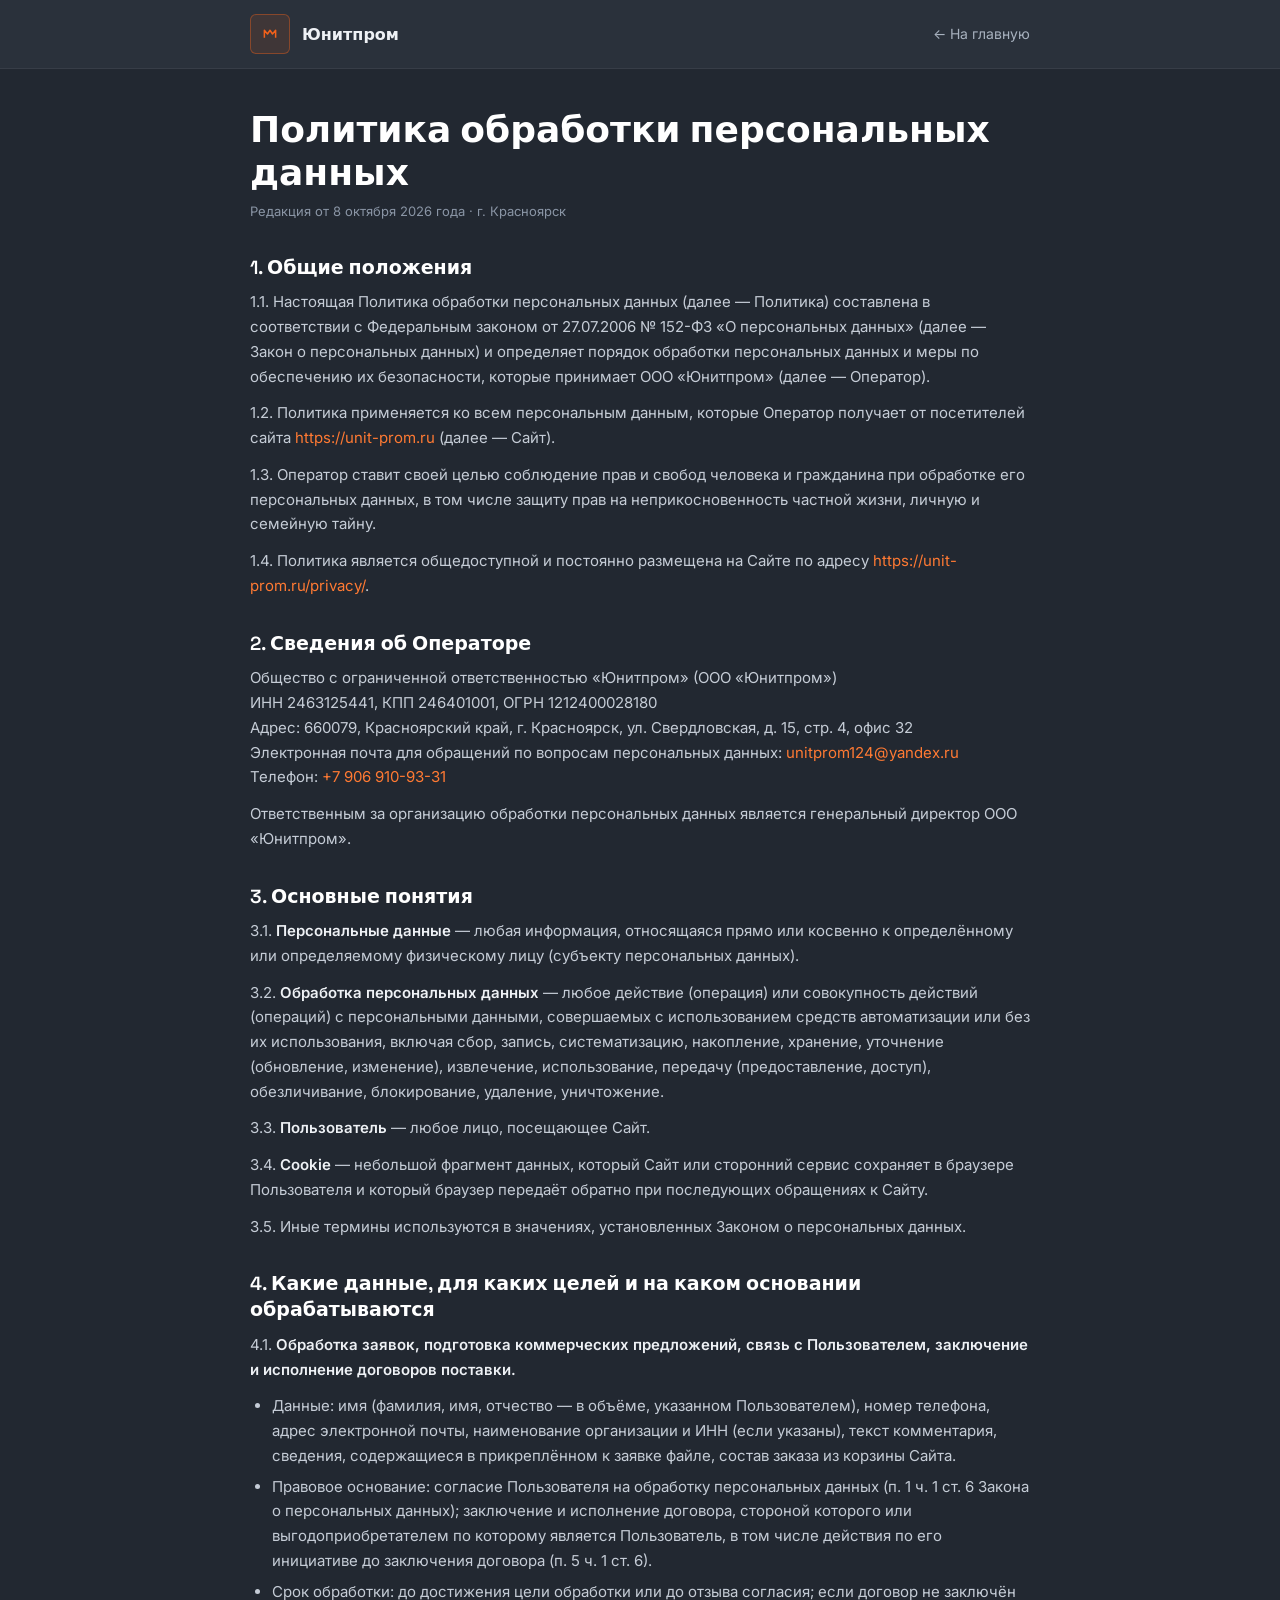
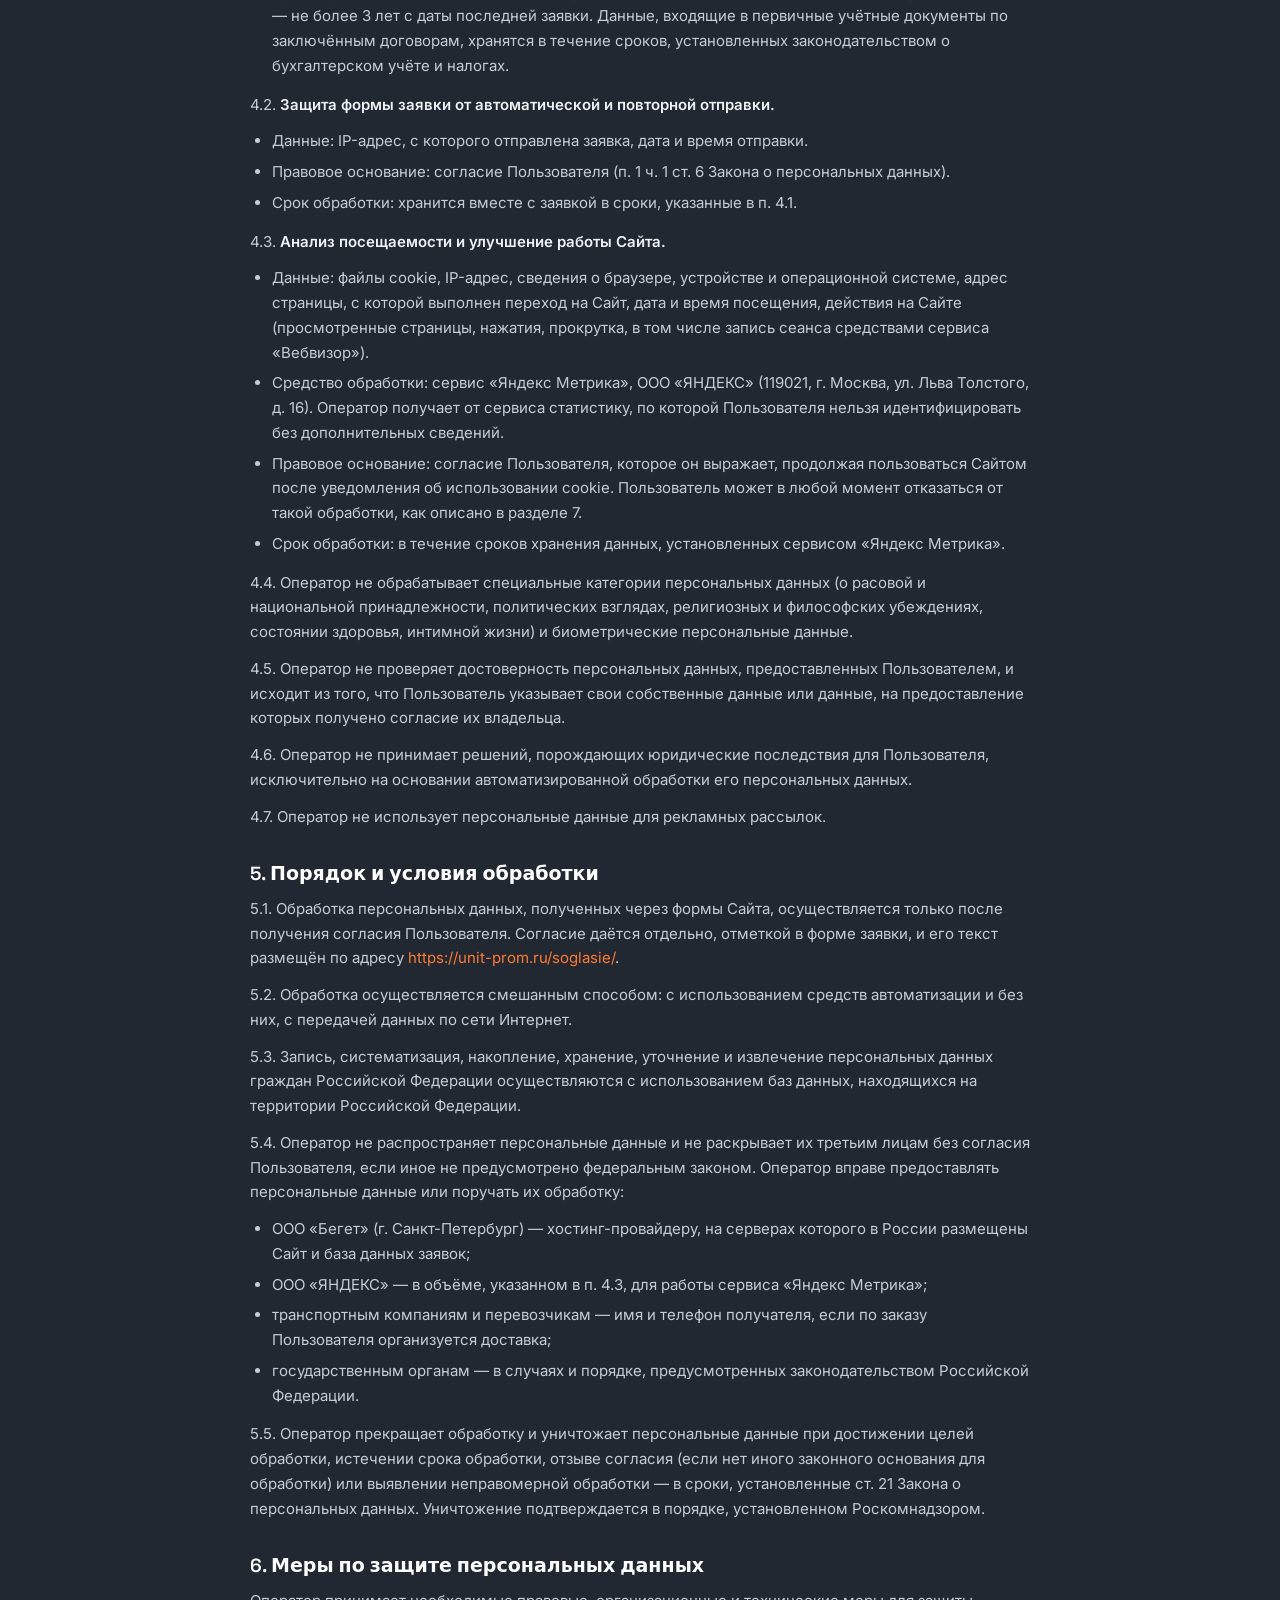
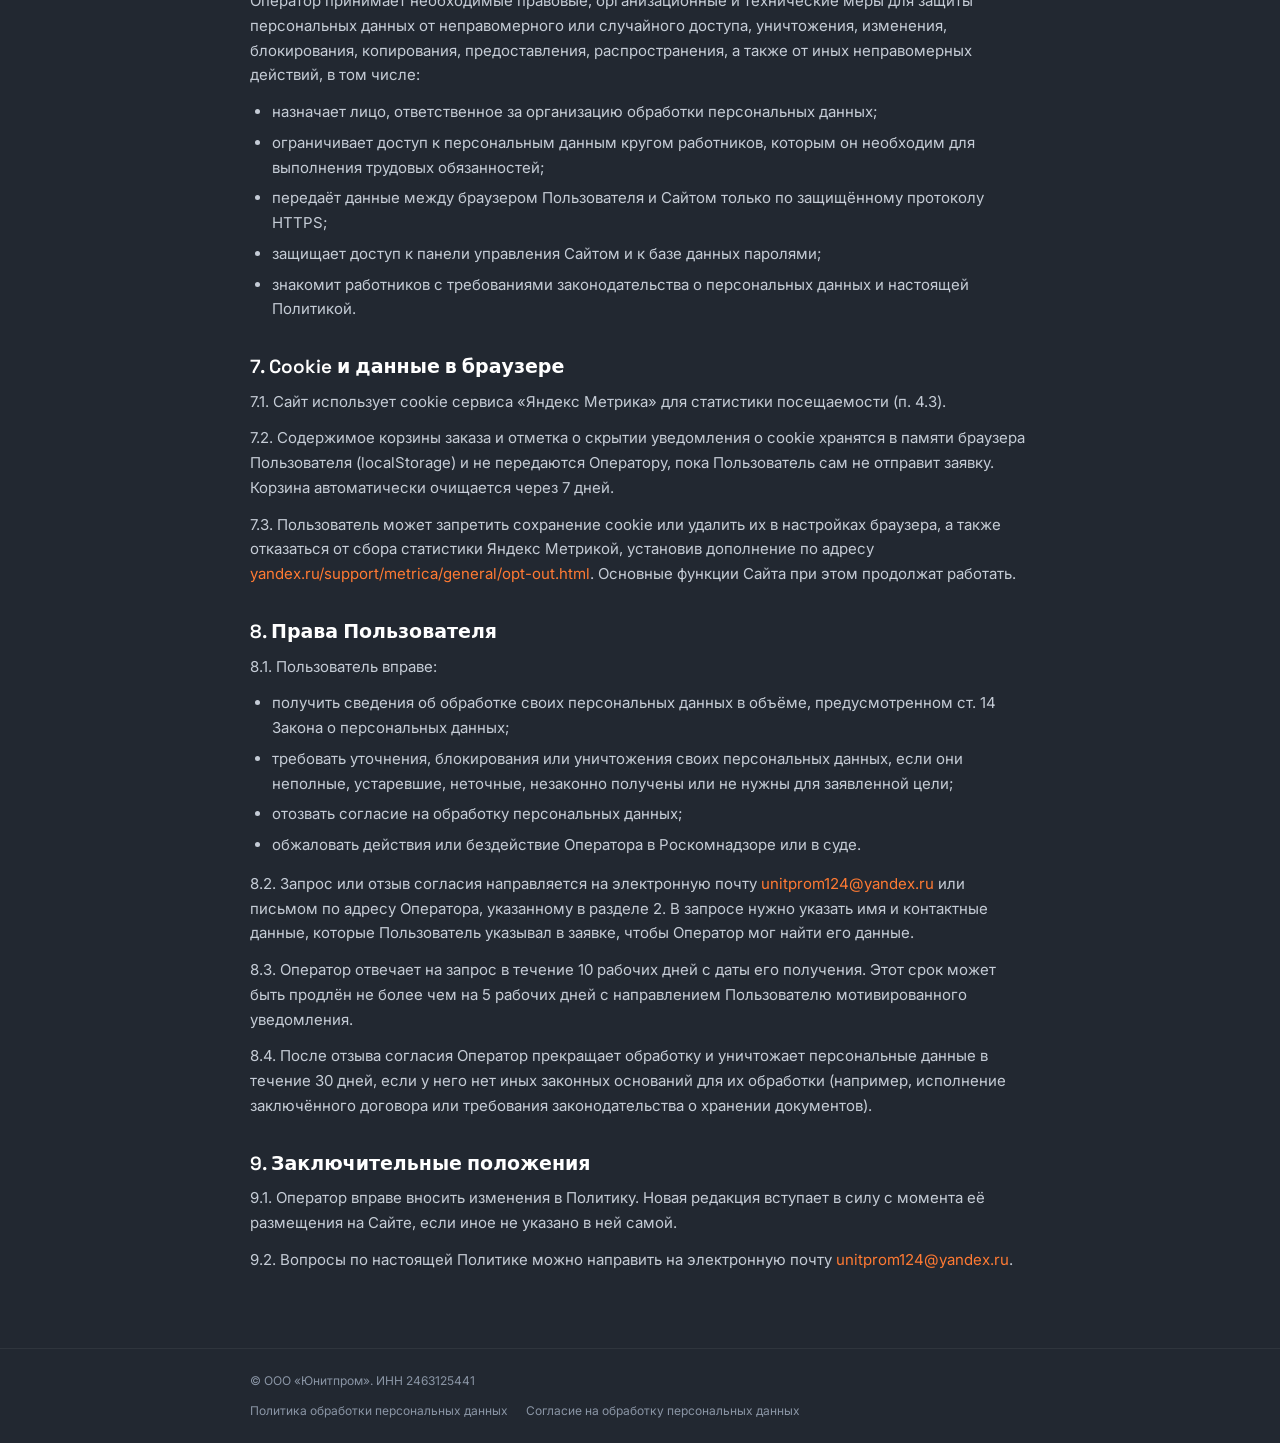
<file: frontend-full-source/public/privacy/index.html>
<!doctype html>
<html lang="ru">
  <head>
    <meta charset="UTF-8" />
    <meta name="viewport" content="width=device-width, initial-scale=1.0" />
    <title>Политика обработки персональных данных — Юнитпром</title>
    <meta name="description" content="Политика ООО «Юнитпром» в отношении обработки персональных данных посетителей сайта unit-prom.ru." />
    <link rel="canonical" href="https://unit-prom.ru/privacy/" />
    <link rel="icon" href="/favicon.ico" sizes="48x48" />
    <link rel="icon" type="image/svg+xml" href="/favicon.svg" />
    <link rel="apple-touch-icon" href="/apple-touch-icon.png" />
    <link rel="preconnect" href="https://fonts.googleapis.com" />
    <link rel="preconnect" href="https://fonts.gstatic.com" crossorigin />
    <link href="https://fonts.googleapis.com/css2?family=Inter:wght@400;500;600;700&family=Space+Grotesk:wght@500;600;700&display=swap" rel="stylesheet" />
    <style>
      :root { color-scheme: dark; }
      * { box-sizing: border-box; }
      body { margin: 0; background: #222831; color: #C5CCD6; font: 15px/1.65 Inter, system-ui, sans-serif; }
      a { color: #FF7A33; text-decoration: none; }
      a:hover { text-decoration: underline; }
      .bar { border-bottom: 1px solid rgba(255,255,255,.06); background: #2A313B; }
      .wrap { max-width: 820px; margin: 0 auto; padding: 0 20px; }
      .bar .wrap { display: flex; align-items: center; justify-content: space-between; gap: 16px; padding-top: 14px; padding-bottom: 14px; }
      .logo { display: flex; align-items: center; gap: 12px; color: #fff; text-decoration: none !important; }
      .logo i { display: grid; place-items: center; width: 40px; height: 40px; border-radius: 6px; background: rgba(242,97,27,.1); box-shadow: inset 0 0 0 1px rgba(242,97,27,.4); }
      .logo b { font: 600 16px 'Space Grotesk', system-ui, sans-serif; }
      .back { font-size: 14px; color: #A8B2BF; }
      main { padding: 40px 0 64px; }
      h1 { margin: 0 0 6px; color: #fff; font: 600 clamp(26px, 4vw, 36px)/1.2 'Space Grotesk', system-ui, sans-serif; }
      h2 { margin: 32px 0 10px; color: #fff; font: 600 19px/1.35 'Space Grotesk', system-ui, sans-serif; }
      .meta { margin: 0 0 28px; color: #8A95A5; font-size: 13px; }
      p { margin: 0 0 12px; }
      ul { margin: 0 0 14px; padding-left: 22px; }
      li { margin-bottom: 6px; }
      b { color: #EEF1F5; font-weight: 600; }
      footer { border-top: 1px solid rgba(255,255,255,.06); padding: 22px 0; color: #8A95A5; font-size: 12px; }
      footer .wrap { display: flex; flex-wrap: wrap; justify-content: space-between; gap: 10px; }
      footer a { color: #8A95A5; margin-left: 18px; }
      footer a:first-child { margin-left: 0; }
    </style>
    <!-- Яндекс.Метрика -->
    <script type="text/javascript">
      (function(m,e,t,r,i,k,a){m[i]=m[i]||function(){(m[i].a=m[i].a||[]).push(arguments)};
      m[i].l=1*new Date();
      for(var j=0;j<document.scripts.length;j++){if(document.scripts[j].src===r){return;}}
      k=e.createElement(t),a=e.getElementsByTagName(t)[0],k.async=1,k.src=r,a.parentNode.insertBefore(k,a)})
      (window,document,"script","https://mc.yandex.ru/metrika/tag.js","ym");
      ym(110300397,"init",{clickmap:true,trackLinks:true,accurateTrackBounce:true,webvisor:true});
    </script>
    <!-- /Яндекс.Метрика -->
  </head>
  <body>
    <noscript><div><img src="https://mc.yandex.ru/watch/110300397" style="position:absolute;left:-9999px;" alt="" /></div></noscript>
    <header class="bar">
      <div class="wrap">
        <a class="logo" href="/">
          <i><svg viewBox="0 0 32 32" width="20" height="20" fill="none"><path d="M7 22V10l5 6 4-6 4 6 5-6v12" stroke="#F2611B" stroke-width="2.4" stroke-linejoin="round"/></svg></i>
          <b>Юнитпром</b>
        </a>
        <a class="back" href="/">← На главную</a>
      </div>
    </header>
    <main>
      <div class="wrap">
        <h1>Политика обработки персональных данных</h1>
        <p class="meta">Редакция от 8 октября 2026 года · г. Красноярск</p>

        <h2>1. Общие положения</h2>
        <p>1.1. Настоящая Политика обработки персональных данных (далее — Политика) составлена в соответствии с Федеральным законом от 27.07.2006 № 152-ФЗ «О персональных данных» (далее — Закон о персональных данных) и определяет порядок обработки персональных данных и меры по обеспечению их безопасности, которые принимает ООО «Юнитпром» (далее — Оператор).</p>
        <p>1.2. Политика применяется ко всем персональным данным, которые Оператор получает от посетителей сайта <a href="https://unit-prom.ru/">https://unit-prom.ru</a> (далее — Сайт).</p>
        <p>1.3. Оператор ставит своей целью соблюдение прав и свобод человека и гражданина при обработке его персональных данных, в том числе защиту прав на неприкосновенность частной жизни, личную и семейную тайну.</p>
        <p>1.4. Политика является общедоступной и постоянно размещена на Сайте по адресу <a href="https://unit-prom.ru/privacy/">https://unit-prom.ru/privacy/</a>.</p>

        <h2>2. Сведения об Операторе</h2>
        <p>Общество с ограниченной ответственностью «Юнитпром» (ООО «Юнитпром»)<br>
        ИНН 2463125441, КПП 246401001, ОГРН 1212400028180<br>
        Адрес: 660079, Красноярский край, г. Красноярск, ул. Свердловская, д. 15, стр. 4, офис 32<br>
        Электронная почта для обращений по вопросам персональных данных: <a href="mailto:unitprom124@yandex.ru">unitprom124@yandex.ru</a><br>
        Телефон: <a href="tel:+79069109331">+7 906 910-93-31</a></p>
        <p>Ответственным за организацию обработки персональных данных является генеральный директор ООО «Юнитпром».</p>

        <h2>3. Основные понятия</h2>
        <p>3.1. <b>Персональные данные</b> — любая информация, относящаяся прямо или косвенно к определённому или определяемому физическому лицу (субъекту персональных данных).</p>
        <p>3.2. <b>Обработка персональных данных</b> — любое действие (операция) или совокупность действий (операций) с персональными данными, совершаемых с использованием средств автоматизации или без их использования, включая сбор, запись, систематизацию, накопление, хранение, уточнение (обновление, изменение), извлечение, использование, передачу (предоставление, доступ), обезличивание, блокирование, удаление, уничтожение.</p>
        <p>3.3. <b>Пользователь</b> — любое лицо, посещающее Сайт.</p>
        <p>3.4. <b>Cookie</b> — небольшой фрагмент данных, который Сайт или сторонний сервис сохраняет в браузере Пользователя и который браузер передаёт обратно при последующих обращениях к Сайту.</p>
        <p>3.5. Иные термины используются в значениях, установленных Законом о персональных данных.</p>

        <h2>4. Какие данные, для каких целей и на каком основании обрабатываются</h2>
        <p>4.1. <b>Обработка заявок, подготовка коммерческих предложений, связь с Пользователем, заключение и исполнение договоров поставки.</b></p>
        <ul>
        <li>Данные: имя (фамилия, имя, отчество — в объёме, указанном Пользователем), номер телефона, адрес электронной почты, наименование организации и ИНН (если указаны), текст комментария, сведения, содержащиеся в прикреплённом к заявке файле, состав заказа из корзины Сайта.</li>
        <li>Правовое основание: согласие Пользователя на обработку персональных данных (п. 1 ч. 1 ст. 6 Закона о персональных данных); заключение и исполнение договора, стороной которого или выгодоприобретателем по которому является Пользователь, в том числе действия по его инициативе до заключения договора (п. 5 ч. 1 ст. 6).</li>
        <li>Срок обработки: до достижения цели обработки или до отзыва согласия; если договор не заключён — не более 3 лет с даты последней заявки. Данные, входящие в первичные учётные документы по заключённым договорам, хранятся в течение сроков, установленных законодательством о бухгалтерском учёте и налогах.</li>
        </ul>
        <p>4.2. <b>Защита формы заявки от автоматической и повторной отправки.</b></p>
        <ul>
        <li>Данные: IP-адрес, с которого отправлена заявка, дата и время отправки.</li>
        <li>Правовое основание: согласие Пользователя (п. 1 ч. 1 ст. 6 Закона о персональных данных).</li>
        <li>Срок обработки: хранится вместе с заявкой в сроки, указанные в п. 4.1.</li>
        </ul>
        <p>4.3. <b>Анализ посещаемости и улучшение работы Сайта.</b></p>
        <ul>
        <li>Данные: файлы cookie, IP-адрес, сведения о браузере, устройстве и операционной системе, адрес страницы, с которой выполнен переход на Сайт, дата и время посещения, действия на Сайте (просмотренные страницы, нажатия, прокрутка, в том числе запись сеанса средствами сервиса «Вебвизор»).</li>
        <li>Средство обработки: сервис «Яндекс Метрика», ООО «ЯНДЕКС» (119021, г. Москва, ул. Льва Толстого, д. 16). Оператор получает от сервиса статистику, по которой Пользователя нельзя идентифицировать без дополнительных сведений.</li>
        <li>Правовое основание: согласие Пользователя, которое он выражает, продолжая пользоваться Сайтом после уведомления об использовании cookie. Пользователь может в любой момент отказаться от такой обработки, как описано в разделе 7.</li>
        <li>Срок обработки: в течение сроков хранения данных, установленных сервисом «Яндекс Метрика».</li>
        </ul>
        <p>4.4. Оператор не обрабатывает специальные категории персональных данных (о расовой и национальной принадлежности, политических взглядах, религиозных и философских убеждениях, состоянии здоровья, интимной жизни) и биометрические персональные данные.</p>
        <p>4.5. Оператор не проверяет достоверность персональных данных, предоставленных Пользователем, и исходит из того, что Пользователь указывает свои собственные данные или данные, на предоставление которых получено согласие их владельца.</p>
        <p>4.6. Оператор не принимает решений, порождающих юридические последствия для Пользователя, исключительно на основании автоматизированной обработки его персональных данных.</p>
        <p>4.7. Оператор не использует персональные данные для рекламных рассылок.</p>

        <h2>5. Порядок и условия обработки</h2>
        <p>5.1. Обработка персональных данных, полученных через формы Сайта, осуществляется только после получения согласия Пользователя. Согласие даётся отдельно, отметкой в форме заявки, и его текст размещён по адресу <a href="https://unit-prom.ru/soglasie/">https://unit-prom.ru/soglasie/</a>.</p>
        <p>5.2. Обработка осуществляется смешанным способом: с использованием средств автоматизации и без них, с передачей данных по сети Интернет.</p>
        <p>5.3. Запись, систематизация, накопление, хранение, уточнение и извлечение персональных данных граждан Российской Федерации осуществляются с использованием баз данных, находящихся на территории Российской Федерации.</p>
        <p>5.4. Оператор не распространяет персональные данные и не раскрывает их третьим лицам без согласия Пользователя, если иное не предусмотрено федеральным законом. Оператор вправе предоставлять персональные данные или поручать их обработку:</p>
        <ul>
        <li>ООО «Бегет» (г. Санкт-Петербург) — хостинг-провайдеру, на серверах которого в России размещены Сайт и база данных заявок;</li>
        <li>ООО «ЯНДЕКС» — в объёме, указанном в п. 4.3, для работы сервиса «Яндекс Метрика»;</li>
        <li>транспортным компаниям и перевозчикам — имя и телефон получателя, если по заказу Пользователя организуется доставка;</li>
        <li>государственным органам — в случаях и порядке, предусмотренных законодательством Российской Федерации.</li>
        </ul>
        <p>5.5. Оператор прекращает обработку и уничтожает персональные данные при достижении целей обработки, истечении срока обработки, отзыве согласия (если нет иного законного основания для обработки) или выявлении неправомерной обработки — в сроки, установленные ст. 21 Закона о персональных данных. Уничтожение подтверждается в порядке, установленном Роскомнадзором.</p>

        <h2>6. Меры по защите персональных данных</h2>
        <p>Оператор принимает необходимые правовые, организационные и технические меры для защиты персональных данных от неправомерного или случайного доступа, уничтожения, изменения, блокирования, копирования, предоставления, распространения, а также от иных неправомерных действий, в том числе:</p>
        <ul>
        <li>назначает лицо, ответственное за организацию обработки персональных данных;</li>
        <li>ограничивает доступ к персональным данным кругом работников, которым он необходим для выполнения трудовых обязанностей;</li>
        <li>передаёт данные между браузером Пользователя и Сайтом только по защищённому протоколу HTTPS;</li>
        <li>защищает доступ к панели управления Сайтом и к базе данных паролями;</li>
        <li>знакомит работников с требованиями законодательства о персональных данных и настоящей Политикой.</li>
        </ul>

        <h2>7. Cookie и данные в браузере</h2>
        <p>7.1. Сайт использует cookie сервиса «Яндекс Метрика» для статистики посещаемости (п. 4.3).</p>
        <p>7.2. Содержимое корзины заказа и отметка о скрытии уведомления о cookie хранятся в памяти браузера Пользователя (localStorage) и не передаются Оператору, пока Пользователь сам не отправит заявку. Корзина автоматически очищается через 7 дней.</p>
        <p>7.3. Пользователь может запретить сохранение cookie или удалить их в настройках браузера, а также отказаться от сбора статистики Яндекс Метрикой, установив дополнение по адресу <a href="https://yandex.ru/support/metrica/general/opt-out.html" rel="nofollow noopener" target="_blank">yandex.ru/support/metrica/general/opt-out.html</a>. Основные функции Сайта при этом продолжат работать.</p>

        <h2>8. Права Пользователя</h2>
        <p>8.1. Пользователь вправе:</p>
        <ul>
        <li>получить сведения об обработке своих персональных данных в объёме, предусмотренном ст. 14 Закона о персональных данных;</li>
        <li>требовать уточнения, блокирования или уничтожения своих персональных данных, если они неполные, устаревшие, неточные, незаконно получены или не нужны для заявленной цели;</li>
        <li>отозвать согласие на обработку персональных данных;</li>
        <li>обжаловать действия или бездействие Оператора в Роскомнадзоре или в суде.</li>
        </ul>
        <p>8.2. Запрос или отзыв согласия направляется на электронную почту <a href="mailto:unitprom124@yandex.ru">unitprom124@yandex.ru</a> или письмом по адресу Оператора, указанному в разделе 2. В запросе нужно указать имя и контактные данные, которые Пользователь указывал в заявке, чтобы Оператор мог найти его данные.</p>
        <p>8.3. Оператор отвечает на запрос в течение 10 рабочих дней с даты его получения. Этот срок может быть продлён не более чем на 5 рабочих дней с направлением Пользователю мотивированного уведомления.</p>
        <p>8.4. После отзыва согласия Оператор прекращает обработку и уничтожает персональные данные в течение 30 дней, если у него нет иных законных оснований для их обработки (например, исполнение заключённого договора или требования законодательства о хранении документов).</p>

        <h2>9. Заключительные положения</h2>
        <p>9.1. Оператор вправе вносить изменения в Политику. Новая редакция вступает в силу с момента её размещения на Сайте, если иное не указано в ней самой.</p>
        <p>9.2. Вопросы по настоящей Политике можно направить на электронную почту <a href="mailto:unitprom124@yandex.ru">unitprom124@yandex.ru</a>.</p>
      </div>
    </main>
    <footer>
      <div class="wrap">
        <span>© ООО «Юнитпром». ИНН 2463125441</span>
        <span><a href="/privacy/">Политика обработки персональных данных</a><a href="/soglasie/">Согласие на обработку персональных данных</a></span>
      </div>
    </footer>
  </body>
</html>
</file>
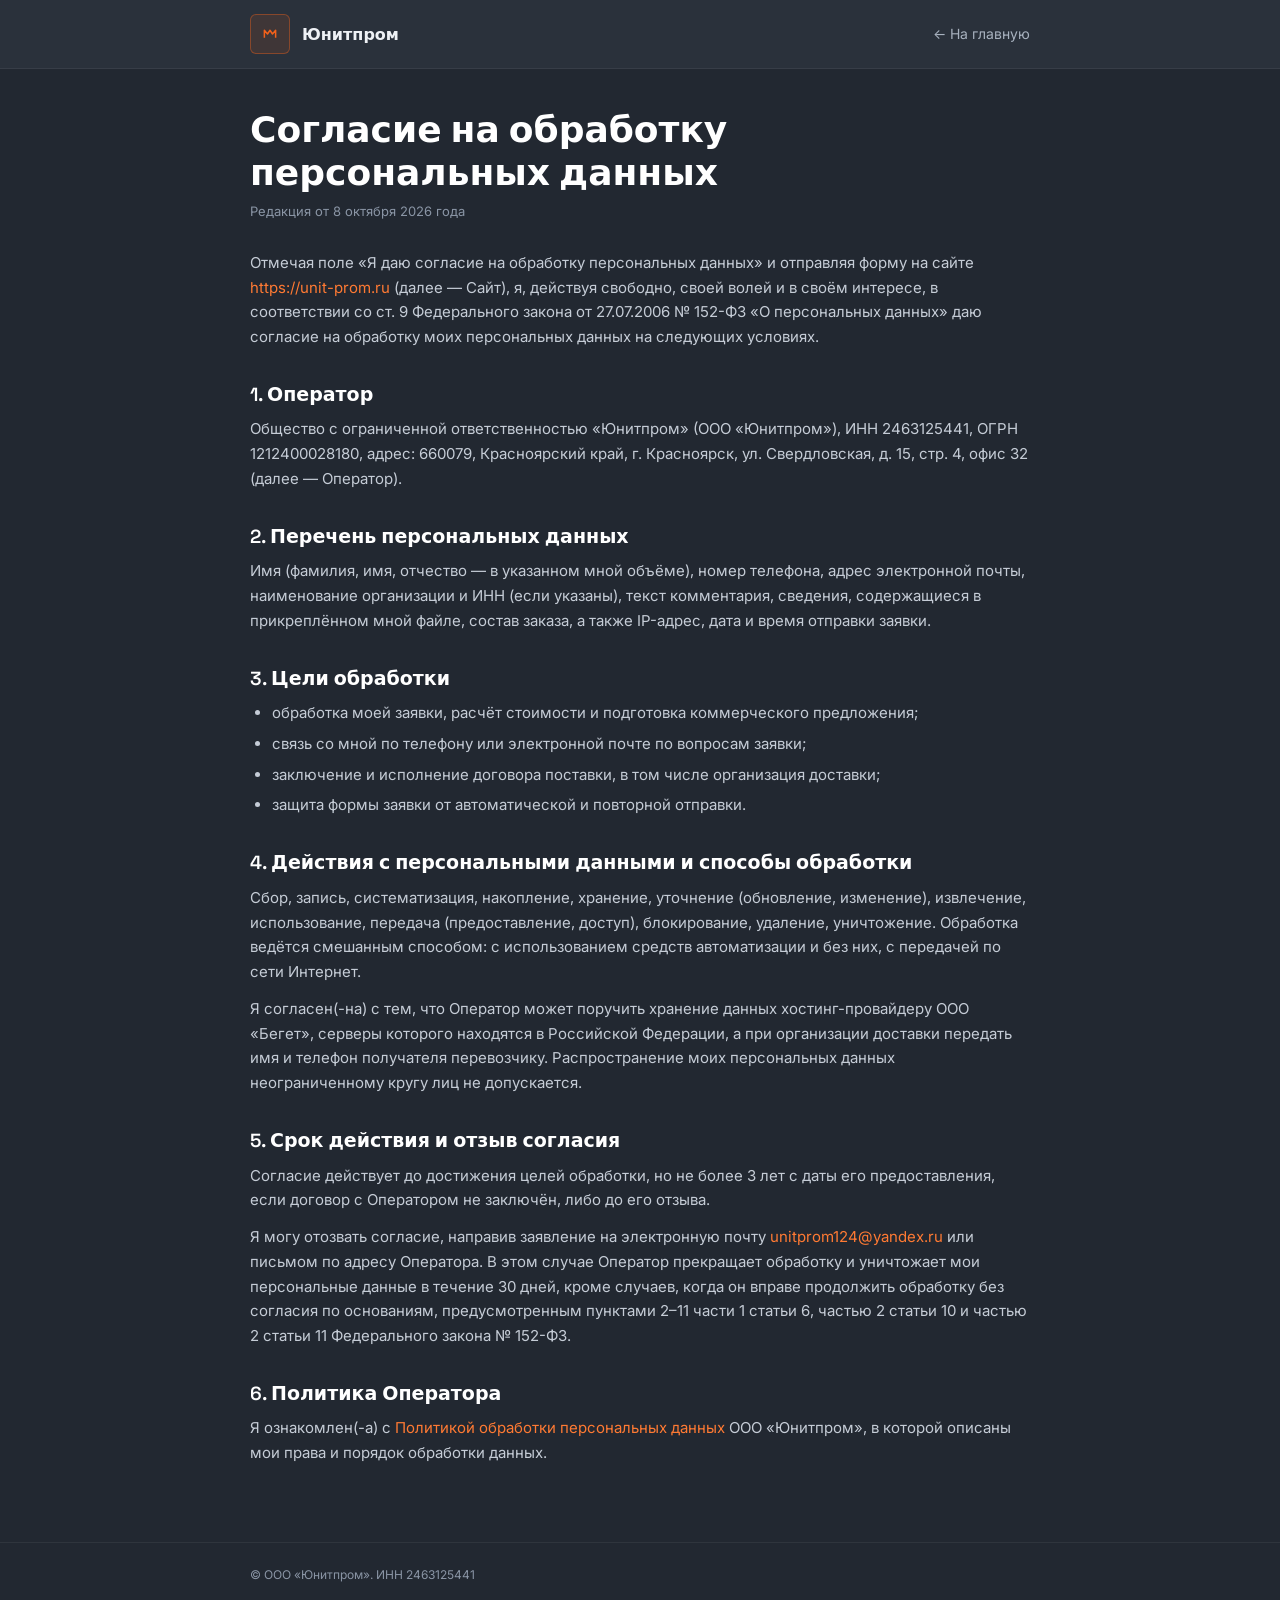
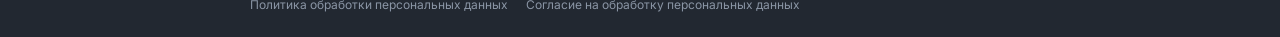
<file: frontend-full-source/public/soglasie/index.html>
<!doctype html>
<html lang="ru">
  <head>
    <meta charset="UTF-8" />
    <meta name="viewport" content="width=device-width, initial-scale=1.0" />
    <title>Согласие на обработку персональных данных — Юнитпром</title>
    <meta name="description" content="Текст согласия на обработку персональных данных, которое посетитель даёт при отправке заявки на сайте unit-prom.ru." />
    <link rel="canonical" href="https://unit-prom.ru/soglasie/" />
    <link rel="icon" href="/favicon.ico" sizes="48x48" />
    <link rel="icon" type="image/svg+xml" href="/favicon.svg" />
    <link rel="apple-touch-icon" href="/apple-touch-icon.png" />
    <link rel="preconnect" href="https://fonts.googleapis.com" />
    <link rel="preconnect" href="https://fonts.gstatic.com" crossorigin />
    <link href="https://fonts.googleapis.com/css2?family=Inter:wght@400;500;600;700&family=Space+Grotesk:wght@500;600;700&display=swap" rel="stylesheet" />
    <style>
      :root { color-scheme: dark; }
      * { box-sizing: border-box; }
      body { margin: 0; background: #222831; color: #C5CCD6; font: 15px/1.65 Inter, system-ui, sans-serif; }
      a { color: #FF7A33; text-decoration: none; }
      a:hover { text-decoration: underline; }
      .bar { border-bottom: 1px solid rgba(255,255,255,.06); background: #2A313B; }
      .wrap { max-width: 820px; margin: 0 auto; padding: 0 20px; }
      .bar .wrap { display: flex; align-items: center; justify-content: space-between; gap: 16px; padding-top: 14px; padding-bottom: 14px; }
      .logo { display: flex; align-items: center; gap: 12px; color: #fff; text-decoration: none !important; }
      .logo i { display: grid; place-items: center; width: 40px; height: 40px; border-radius: 6px; background: rgba(242,97,27,.1); box-shadow: inset 0 0 0 1px rgba(242,97,27,.4); }
      .logo b { font: 600 16px 'Space Grotesk', system-ui, sans-serif; }
      .back { font-size: 14px; color: #A8B2BF; }
      main { padding: 40px 0 64px; }
      h1 { margin: 0 0 6px; color: #fff; font: 600 clamp(26px, 4vw, 36px)/1.2 'Space Grotesk', system-ui, sans-serif; }
      h2 { margin: 32px 0 10px; color: #fff; font: 600 19px/1.35 'Space Grotesk', system-ui, sans-serif; }
      .meta { margin: 0 0 28px; color: #8A95A5; font-size: 13px; }
      p { margin: 0 0 12px; }
      ul { margin: 0 0 14px; padding-left: 22px; }
      li { margin-bottom: 6px; }
      b { color: #EEF1F5; font-weight: 600; }
      footer { border-top: 1px solid rgba(255,255,255,.06); padding: 22px 0; color: #8A95A5; font-size: 12px; }
      footer .wrap { display: flex; flex-wrap: wrap; justify-content: space-between; gap: 10px; }
      footer a { color: #8A95A5; margin-left: 18px; }
      footer a:first-child { margin-left: 0; }
    </style>
    <!-- Яндекс.Метрика -->
    <script type="text/javascript">
      (function(m,e,t,r,i,k,a){m[i]=m[i]||function(){(m[i].a=m[i].a||[]).push(arguments)};
      m[i].l=1*new Date();
      for(var j=0;j<document.scripts.length;j++){if(document.scripts[j].src===r){return;}}
      k=e.createElement(t),a=e.getElementsByTagName(t)[0],k.async=1,k.src=r,a.parentNode.insertBefore(k,a)})
      (window,document,"script","https://mc.yandex.ru/metrika/tag.js","ym");
      ym(110300397,"init",{clickmap:true,trackLinks:true,accurateTrackBounce:true,webvisor:true});
    </script>
    <!-- /Яндекс.Метрика -->
  </head>
  <body>
    <noscript><div><img src="https://mc.yandex.ru/watch/110300397" style="position:absolute;left:-9999px;" alt="" /></div></noscript>
    <header class="bar">
      <div class="wrap">
        <a class="logo" href="/">
          <i><svg viewBox="0 0 32 32" width="20" height="20" fill="none"><path d="M7 22V10l5 6 4-6 4 6 5-6v12" stroke="#F2611B" stroke-width="2.4" stroke-linejoin="round"/></svg></i>
          <b>Юнитпром</b>
        </a>
        <a class="back" href="/">← На главную</a>
      </div>
    </header>
    <main>
      <div class="wrap">
        <h1>Согласие на обработку персональных данных</h1>
        <p class="meta">Редакция от 8 октября 2026 года</p>

        <p>Отмечая поле «Я даю согласие на обработку персональных данных» и отправляя форму на сайте <a href="https://unit-prom.ru/">https://unit-prom.ru</a> (далее — Сайт), я, действуя свободно, своей волей и в своём интересе, в соответствии со ст. 9 Федерального закона от 27.07.2006 № 152-ФЗ «О персональных данных» даю согласие на обработку моих персональных данных на следующих условиях.</p>

        <h2>1. Оператор</h2>
        <p>Общество с ограниченной ответственностью «Юнитпром» (ООО «Юнитпром»), ИНН 2463125441, ОГРН 1212400028180, адрес: 660079, Красноярский край, г. Красноярск, ул. Свердловская, д. 15, стр. 4, офис 32 (далее — Оператор).</p>

        <h2>2. Перечень персональных данных</h2>
        <p>Имя (фамилия, имя, отчество — в указанном мной объёме), номер телефона, адрес электронной почты, наименование организации и ИНН (если указаны), текст комментария, сведения, содержащиеся в прикреплённом мной файле, состав заказа, а также IP-адрес, дата и время отправки заявки.</p>

        <h2>3. Цели обработки</h2>
        <ul>
        <li>обработка моей заявки, расчёт стоимости и подготовка коммерческого предложения;</li>
        <li>связь со мной по телефону или электронной почте по вопросам заявки;</li>
        <li>заключение и исполнение договора поставки, в том числе организация доставки;</li>
        <li>защита формы заявки от автоматической и повторной отправки.</li>
        </ul>

        <h2>4. Действия с персональными данными и способы обработки</h2>
        <p>Сбор, запись, систематизация, накопление, хранение, уточнение (обновление, изменение), извлечение, использование, передача (предоставление, доступ), блокирование, удаление, уничтожение. Обработка ведётся смешанным способом: с использованием средств автоматизации и без них, с передачей по сети Интернет.</p>
        <p>Я согласен(-на) с тем, что Оператор может поручить хранение данных хостинг-провайдеру ООО «Бегет», серверы которого находятся в Российской Федерации, а при организации доставки передать имя и телефон получателя перевозчику. Распространение моих персональных данных неограниченному кругу лиц не допускается.</p>

        <h2>5. Срок действия и отзыв согласия</h2>
        <p>Согласие действует до достижения целей обработки, но не более 3 лет с даты его предоставления, если договор с Оператором не заключён, либо до его отзыва.</p>
        <p>Я могу отозвать согласие, направив заявление на электронную почту <a href="mailto:unitprom124@yandex.ru">unitprom124@yandex.ru</a> или письмом по адресу Оператора. В этом случае Оператор прекращает обработку и уничтожает мои персональные данные в течение 30 дней, кроме случаев, когда он вправе продолжить обработку без согласия по основаниям, предусмотренным пунктами 2–11 части 1 статьи 6, частью 2 статьи 10 и частью 2 статьи 11 Федерального закона № 152-ФЗ.</p>

        <h2>6. Политика Оператора</h2>
        <p>Я ознакомлен(-а) с <a href="/privacy/">Политикой обработки персональных данных</a> ООО «Юнитпром», в которой описаны мои права и порядок обработки данных.</p>
      </div>
    </main>
    <footer>
      <div class="wrap">
        <span>© ООО «Юнитпром». ИНН 2463125441</span>
        <span><a href="/privacy/">Политика обработки персональных данных</a><a href="/soglasie/">Согласие на обработку персональных данных</a></span>
      </div>
    </footer>
  </body>
</html>
</file>
